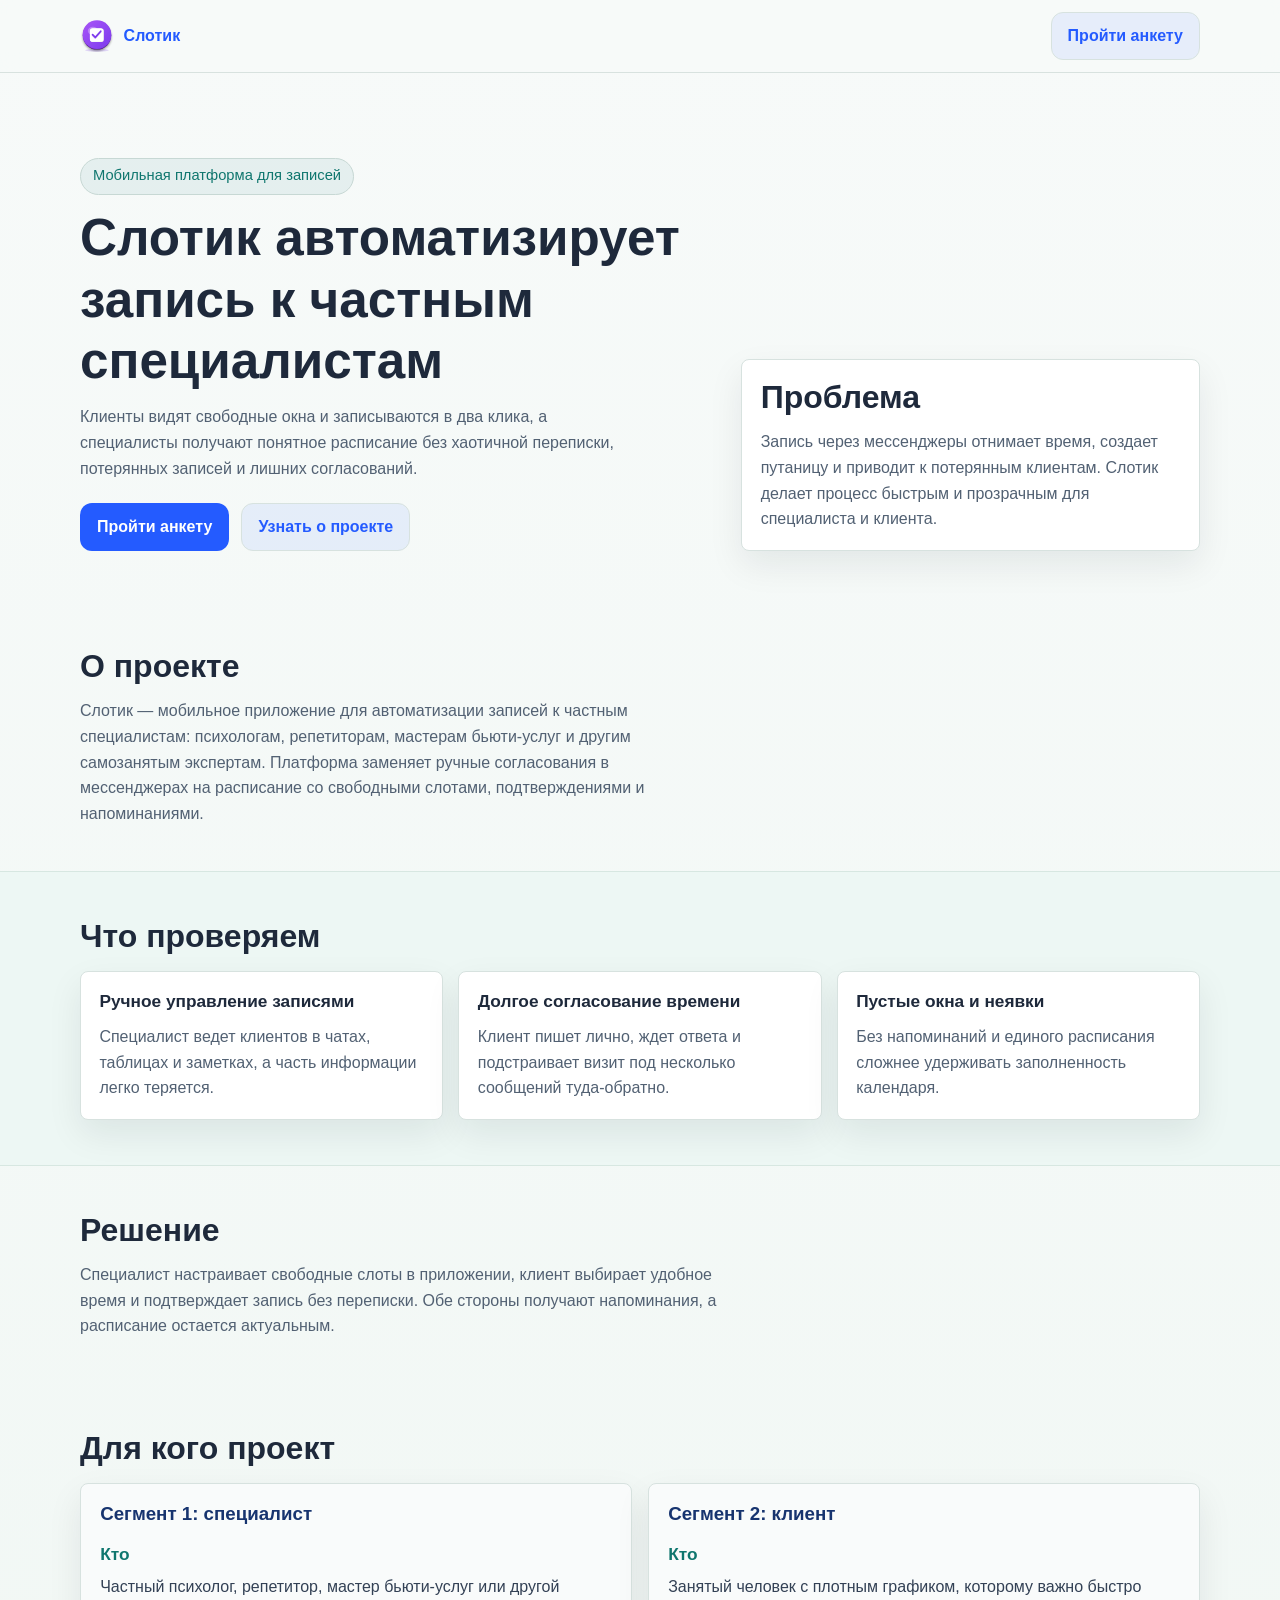
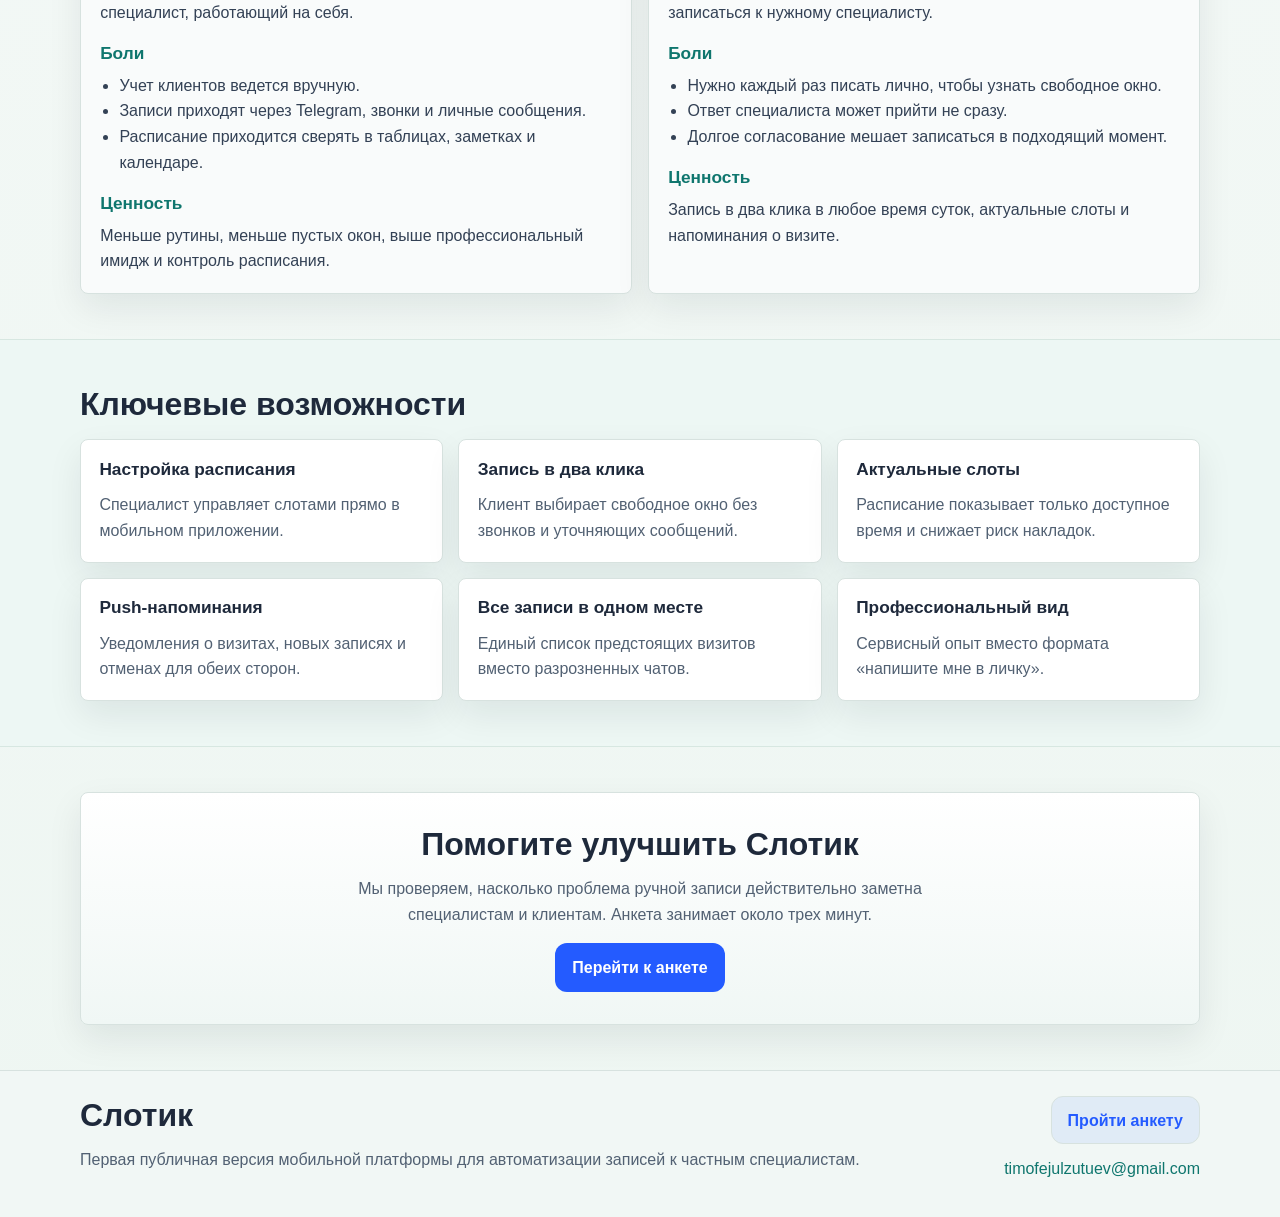
<file: index.html>
<!doctype html>
<html lang="ru">
  <head>
    <meta charset="UTF-8" />
    <meta name="viewport" content="width=device-width, initial-scale=1.0" />
    <title>Слотик — мобильная платформа для автоматизации записей</title>
    <meta
      name="description"
      content="Слотик помогает частным специалистам автоматизировать запись клиентов, а клиентам выбирать свободное время без переписки и ожидания."
    />
    <meta property="og:title" content="Слотик — автоматизация записей к частным специалистам" />
    <meta
      property="og:description"
      content="Лендинг проекта Слотик: проблема ручных записей, мобильное решение, целевая аудитория и анкета для обратной связи."
    />
    <meta property="og:type" content="website" />
    <meta property="og:locale" content="ru_RU" />
    <link rel="icon" type="image/svg+xml" href="./logo.svg" />
    <link rel="stylesheet" href="./styles.css" />
  </head>
  <body>
    <header class="header">
      <div class="container nav">
        <a class="brand" href="#top" aria-label="На главную">
          <img src="./logo.svg" alt="Логотип Слотик" />
          <span>Слотик</span>
        </a>
        <a class="btn btn--ghost" href="https://docs.google.com/forms/d/e/1FAIpQLSd2UF9n2NTWk8AQtmJ6dLt0S4e8UnGEuY1b_GqVrK6CeEAQWQ/viewform" target="_blank" rel="noopener noreferrer">Пройти анкету</a>
      </div>
    </header>

    <main id="top">
      <section class="hero">
        <div class="container hero__grid">
          <div>
            <p class="label">Мобильная платформа для записей</p>
            <h1>Слотик автоматизирует запись к частным специалистам</h1>
            <p class="hero__text">
              Клиенты видят свободные окна и записываются в два клика, а специалисты получают понятное расписание
              без хаотичной переписки, потерянных записей и лишних согласований.
            </p>
            <div class="hero__actions">
              <a class="btn btn--primary" href="https://docs.google.com/forms/d/e/1FAIpQLSd2UF9n2NTWk8AQtmJ6dLt0S4e8UnGEuY1b_GqVrK6CeEAQWQ/viewform" target="_blank" rel="noopener noreferrer">Пройти анкету</a>
              <a class="btn btn--secondary" href="#about">Узнать о проекте</a>
            </div>
          </div>
          <div class="hero__card">
            <h2>Проблема</h2>
            <p>
              Запись через мессенджеры отнимает время, создает путаницу и приводит к потерянным клиентам.
              Слотик делает процесс быстрым и прозрачным для специалиста и клиента.
            </p>
          </div>
        </div>
      </section>

      <section id="about" class="section">
        <div class="container">
          <h2>О проекте</h2>
          <p class="section__lead">
            Слотик — мобильное приложение для автоматизации записей к частным специалистам: психологам,
            репетиторам, мастерам бьюти-услуг и другим самозанятым экспертам. Платформа заменяет ручные
            согласования в мессенджерах на расписание со свободными слотами, подтверждениями и напоминаниями.
          </p>
        </div>
      </section>

      <section class="section section--accent">
        <div class="container">
          <h2>Что проверяем</h2>
          <div class="grid grid--3">
            <article class="card">
              <h3>Ручное управление записями</h3>
              <p>Специалист ведет клиентов в чатах, таблицах и заметках, а часть информации легко теряется.</p>
            </article>
            <article class="card">
              <h3>Долгое согласование времени</h3>
              <p>Клиент пишет лично, ждет ответа и подстраивает визит под несколько сообщений туда-обратно.</p>
            </article>
            <article class="card">
              <h3>Пустые окна и неявки</h3>
              <p>Без напоминаний и единого расписания сложнее удерживать заполненность календаря.</p>
            </article>
          </div>
        </div>
      </section>

      <section class="section">
        <div class="container">
          <h2>Решение</h2>
          <p class="section__lead">
            Специалист настраивает свободные слоты в приложении, клиент выбирает удобное время и подтверждает
            запись без переписки. Обе стороны получают напоминания, а расписание остается актуальным.
          </p>
        </div>
      </section>

      <section class="section">
        <div class="container">
          <h2>Для кого проект</h2>
          <div class="audience-grid">
            <article class="audience-card">
              <h3>Сегмент 1: специалист</h3>
              <div class="audience-block">
                <h4>Кто</h4>
                <p>Частный психолог, репетитор, мастер бьюти-услуг или другой специалист, работающий на себя.</p>
              </div>
              <div class="audience-block">
                <h4>Боли</h4>
                <ul>
                  <li>Учет клиентов ведется вручную.</li>
                  <li>Записи приходят через Telegram, звонки и личные сообщения.</li>
                  <li>Расписание приходится сверять в таблицах, заметках и календаре.</li>
                </ul>
              </div>
              <div class="audience-block">
                <h4>Ценность</h4>
                <p>Меньше рутины, меньше пустых окон, выше профессиональный имидж и контроль расписания.</p>
              </div>
            </article>

            <article class="audience-card">
              <h3>Сегмент 2: клиент</h3>
              <div class="audience-block">
                <h4>Кто</h4>
                <p>Занятый человек с плотным графиком, которому важно быстро записаться к нужному специалисту.</p>
              </div>
              <div class="audience-block">
                <h4>Боли</h4>
                <ul>
                  <li>Нужно каждый раз писать лично, чтобы узнать свободное окно.</li>
                  <li>Ответ специалиста может прийти не сразу.</li>
                  <li>Долгое согласование мешает записаться в подходящий момент.</li>
                </ul>
              </div>
              <div class="audience-block">
                <h4>Ценность</h4>
                <p>Запись в два клика в любое время суток, актуальные слоты и напоминания о визите.</p>
              </div>
            </article>
          </div>
        </div>
      </section>

      <section class="section section--accent">
        <div class="container">
          <h2>Ключевые возможности</h2>
          <div class="grid grid--3">
            <article class="card">
              <h3>Настройка расписания</h3>
              <p>Специалист управляет слотами прямо в мобильном приложении.</p>
            </article>
            <article class="card">
              <h3>Запись в два клика</h3>
              <p>Клиент выбирает свободное окно без звонков и уточняющих сообщений.</p>
            </article>
            <article class="card">
              <h3>Актуальные слоты</h3>
              <p>Расписание показывает только доступное время и снижает риск накладок.</p>
            </article>
            <article class="card">
              <h3>Push-напоминания</h3>
              <p>Уведомления о визитах, новых записях и отменах для обеих сторон.</p>
            </article>
            <article class="card">
              <h3>Все записи в одном месте</h3>
              <p>Единый список предстоящих визитов вместо разрозненных чатов.</p>
            </article>
            <article class="card">
              <h3>Профессиональный вид</h3>
              <p>Сервисный опыт вместо формата «напишите мне в личку».</p>
            </article>
          </div>
        </div>
      </section>

      <section id="survey" class="section">
        <div class="container cta">
          <h2>Помогите улучшить Слотик</h2>
          <p>
            Мы проверяем, насколько проблема ручной записи действительно заметна специалистам и клиентам.
            Анкета занимает около трех минут.
          </p>
          <a class="btn btn--primary" href="https://docs.google.com/forms/d/e/1FAIpQLSd2UF9n2NTWk8AQtmJ6dLt0S4e8UnGEuY1b_GqVrK6CeEAQWQ/viewform" target="_blank" rel="noopener noreferrer">Перейти к анкете</a>
        </div>
      </section>
    </main>

    <footer class="footer">
      <div class="container footer__inner">
        <div>
          <h2>Слотик</h2>
          <p>Первая публичная версия мобильной платформы для автоматизации записей к частным специалистам.</p>
        </div>
        <div class="footer__actions">
          <a class="btn btn--secondary" href="https://docs.google.com/forms/d/e/1FAIpQLSd2UF9n2NTWk8AQtmJ6dLt0S4e8UnGEuY1b_GqVrK6CeEAQWQ/viewform" target="_blank" rel="noopener noreferrer">Пройти анкету</a>
          <a class="link" href="mailto:hello@slotik.app">timofejulzutuev@gmail.com</a>
        </div>
      </div>
    </footer>
  </body>
</html>
</file>
<file: styles.css>
:root {
  --bg: #f7faf9;
  --bg-soft: #eef6f2;
  --surface: #ffffff;
  --surface-soft: #f2f7f6;
  --text: #1e293b;
  --muted: #526173;
  --primary: #245bff;
  --primary-hover: #1e49c8;
  --secondary: #0f766e;
  --accent: #f59e0b;
  --border: #d7e2df;
  --shadow: 0 14px 35px rgba(15, 23, 42, 0.08);
  --max-width: 1120px;
}

*,
*::before,
*::after {
  box-sizing: border-box;
}

html,
body {
  margin: 0;
  padding: 0;
}

body {
  font-family: "Inter", "Segoe UI", Arial, sans-serif;
  background:
    linear-gradient(180deg, #f7faf9 0%, #eef6f2 100%),
    var(--bg);
  color: var(--text);
  line-height: 1.6;
}

.container {
  width: min(var(--max-width), calc(100% - 2rem));
  margin: 0 auto;
}

.header {
  position: sticky;
  top: 0;
  z-index: 100;
  backdrop-filter: blur(8px);
  background: rgba(247, 250, 249, 0.9);
  border-bottom: 1px solid rgba(215, 226, 223, 0.95);
}

.nav {
  display: flex;
  justify-content: space-between;
  align-items: center;
  min-height: 72px;
}

.brand {
  display: inline-flex;
  align-items: center;
  gap: 0.6rem;
  color: var(--primary);
  text-decoration: none;
  font-weight: 700;
}

.brand img {
  width: 34px;
  height: 34px;
}

.hero {
  padding: 5.3rem 0 3.2rem;
}

.hero__grid {
  display: grid;
  grid-template-columns: 1.4fr 1fr;
  gap: 1.2rem;
  align-items: stretch;
}

.label {
  margin: 0 0 0.8rem;
  display: inline-flex;
  padding: 0.35rem 0.75rem;
  border-radius: 999px;
  border: 1px solid #c7d8d4;
  color: var(--secondary);
  background: rgba(15, 118, 110, 0.08);
  font-size: 0.92rem;
}

h1,
h2,
h3 {
  margin: 0 0 0.8rem;
  line-height: 1.2;
}

h1 {
  font-size: clamp(2rem, 4vw, 3.3rem);
}

h2 {
  font-size: clamp(1.5rem, 2.5vw, 2.1rem);
}

p {
  margin: 0;
  color: var(--muted);
}

.hero__text {
  max-width: 60ch;
  margin-bottom: 1.35rem;
}

.hero__actions {
  display: flex;
  flex-wrap: wrap;
  gap: 0.75rem;
}

.hero__card,
.card,
.cta {
  background: var(--surface);
  border: 1px solid var(--border);
  border-radius: 8px;
  padding: 1.15rem;
  box-shadow: var(--shadow);
}

.hero__card {
  align-self: end;
}

.section {
  padding: 2.8rem 0;
}

.section--accent {
  background: #edf7f4;
  border-block: 1px solid #d7e7e1;
}

.section__lead {
  max-width: 72ch;
}

.grid {
  display: grid;
  gap: 0.95rem;
  margin-top: 1rem;
}

.grid--3 {
  grid-template-columns: repeat(3, minmax(0, 1fr));
}

.card h3 {
  font-size: 1.08rem;
}

.audience-grid {
  display: grid;
  grid-template-columns: repeat(2, minmax(0, 1fr));
  gap: 1rem;
  margin-top: 1rem;
}

.audience-card {
  background: #f9fbfb;
  border: 1px solid #d7e2df;
  border-radius: 8px;
  padding: 1.2rem;
  box-shadow: var(--shadow);
}

.audience-card h3 {
  margin-bottom: 0.95rem;
  color: #17346f;
}

.audience-block + .audience-block {
  margin-top: 0.9rem;
}

.audience-block h4 {
  margin: 0 0 0.35rem;
  font-size: 1.08rem;
  color: var(--secondary);
}

.audience-block ul {
  margin: 0;
  padding-left: 1.2rem;
  color: #334155;
}

.audience-block p {
  color: #334155;
}

.btn {
  display: inline-flex;
  justify-content: center;
  align-items: center;
  gap: 0.4rem;
  padding: 0.65rem 1rem;
  border-radius: 12px;
  border: 1px solid transparent;
  text-decoration: none;
  font-weight: 600;
  transition: 0.2s ease;
}

.btn--primary {
  background: var(--primary);
  color: #ffffff;
}

.btn--primary:hover {
  background: var(--primary-hover);
}

.btn--secondary,
.btn--ghost {
  color: var(--primary);
  border-color: var(--border);
  background: rgba(36, 91, 255, 0.08);
}

.btn--secondary:hover,
.btn--ghost:hover {
  background: rgba(36, 91, 255, 0.14);
}

.cta {
  text-align: center;
  padding: 2rem 1rem;
  background: linear-gradient(180deg, #ffffff 0%, #f0f7f5 100%);
}

.cta p {
  margin: 0 auto 1rem;
  max-width: 64ch;
}

.footer {
  border-top: 1px solid #d7e2df;
  background: #f1f7f5;
}

.footer__inner {
  display: flex;
  justify-content: space-between;
  gap: 1rem;
  padding: 1.6rem 0 2.2rem;
}

.footer__actions {
  display: flex;
  flex-direction: column;
  align-items: flex-end;
  gap: 0.75rem;
}

.link {
  color: var(--secondary);
  text-decoration: none;
}

.link:hover {
  color: var(--primary);
}

@media (max-width: 1100px) {
  .hero {
    padding-top: 4.6rem;
  }

  .hero__grid {
    grid-template-columns: 1fr;
  }

  .hero__card {
    align-self: auto;
  }
}

@media (max-width: 900px) {
  .hero__grid,
  .grid--3,
  .audience-grid,
  .footer__inner {
    grid-template-columns: 1fr;
    display: grid;
  }

  .footer__actions {
    align-items: flex-start;
  }

  .section {
    padding: 2.3rem 0;
  }
}

@media (max-width: 768px) {
  .container {
    width: min(var(--max-width), calc(100% - 1.25rem));
  }

  .nav {
    min-height: 64px;
    gap: 0.7rem;
  }

  .brand span {
    font-size: 1.05rem;
  }

  .brand img {
    width: 30px;
    height: 30px;
  }

  .hero {
    padding: 4.2rem 0 2.4rem;
  }

  h1 {
    font-size: clamp(1.75rem, 7.5vw, 2.45rem);
  }

  h2 {
    font-size: clamp(1.32rem, 5.2vw, 1.7rem);
  }

  .hero__text,
  .section__lead {
    max-width: 100%;
  }

  .hero__actions {
    flex-direction: column;
  }

  .hero__actions .btn {
    width: 100%;
  }

  .btn {
    min-height: 46px;
  }

  .card,
  .audience-card,
  .hero__card,
  .cta {
    padding: 1rem;
  }

  .audience-block ul {
    padding-left: 1rem;
  }

  .footer__inner {
    gap: 0.5rem;
    padding: 1.3rem 0 1.7rem;
  }
}

@media (max-width: 560px) {
  .container {
    width: min(var(--max-width), calc(100% - 1rem));
  }

  .header {
    backdrop-filter: blur(4px);
  }

  .nav .btn--ghost {
    padding: 0.55rem 0.7rem;
    font-size: 0.9rem;
    white-space: nowrap;
  }

  .label {
    font-size: 0.84rem;
    padding: 0.28rem 0.58rem;
  }

  .section {
    padding: 2rem 0;
  }

  .grid {
    gap: 0.75rem;
  }

  .audience-card h3 {
    font-size: 1.02rem;
  }

  .audience-block h4 {
    font-size: 1rem;
  }

  .cta {
    padding: 1.4rem 0.8rem;
  }
}
</file>
